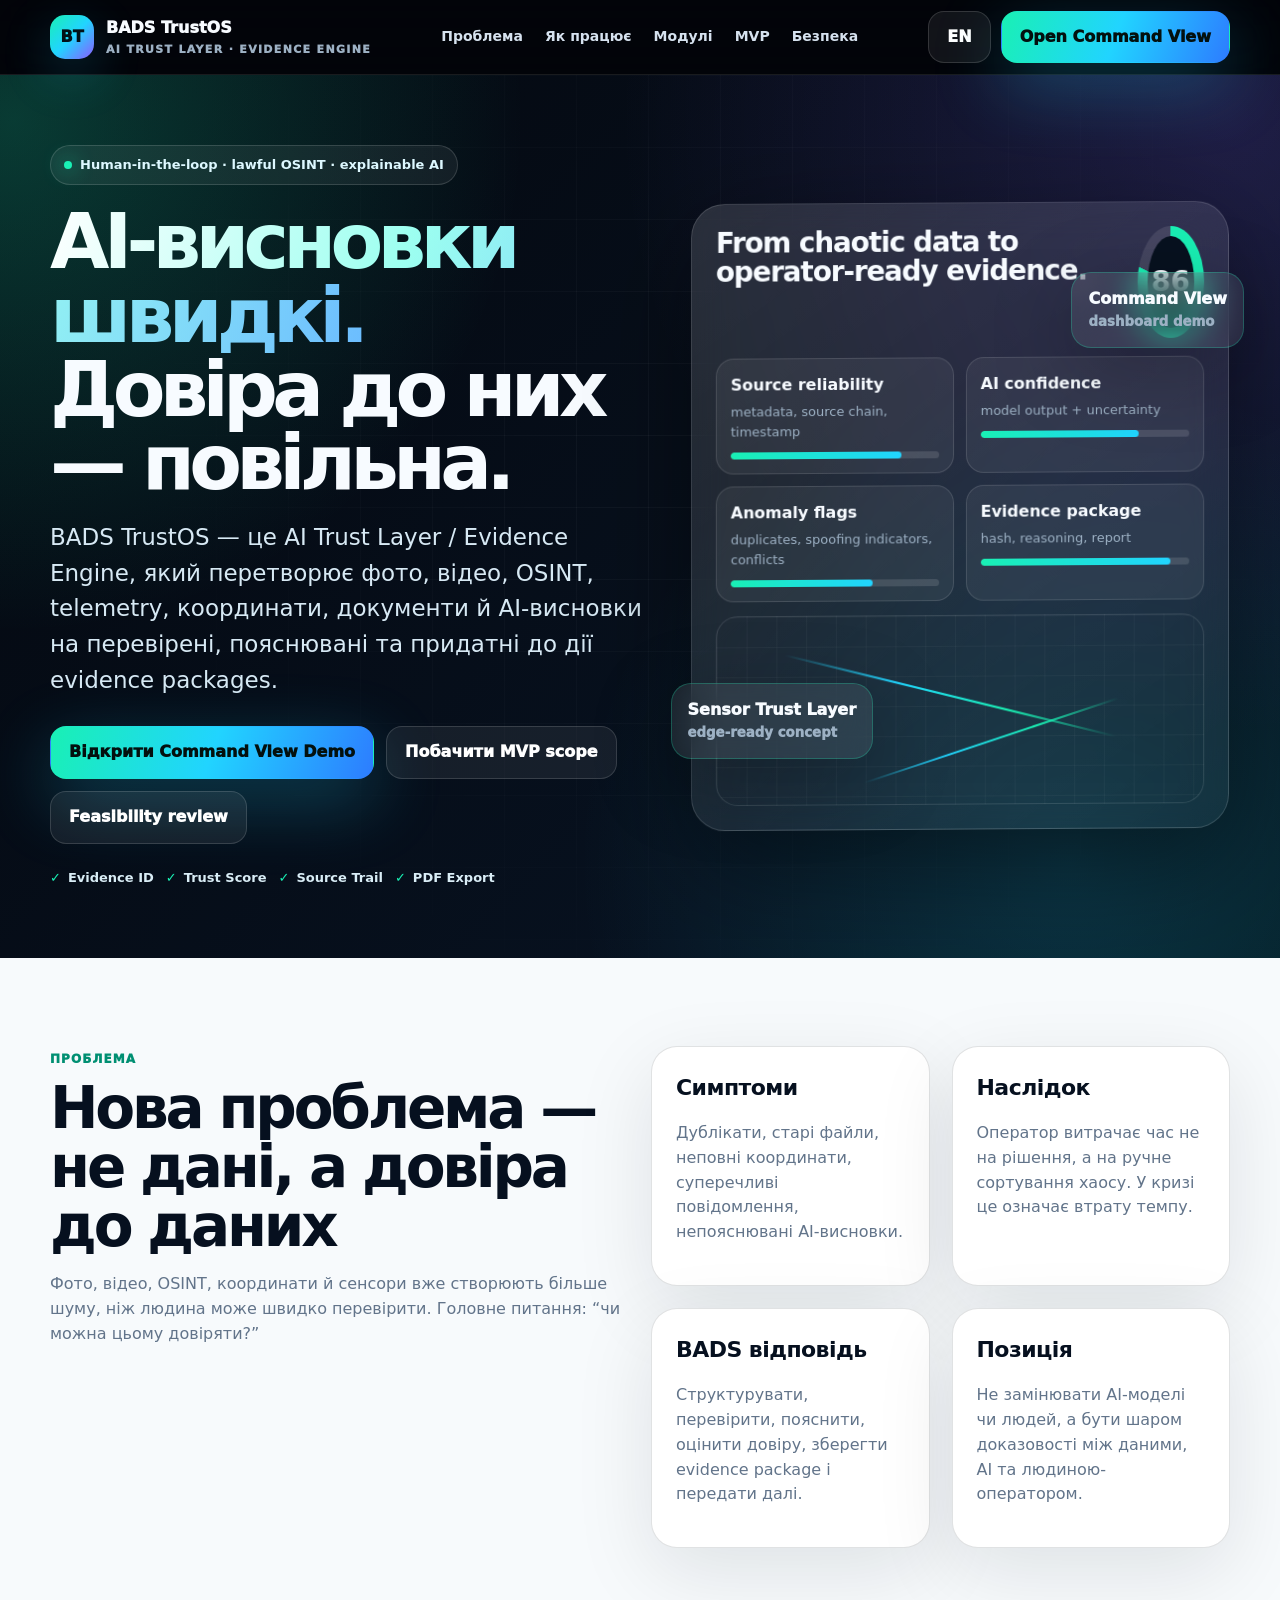
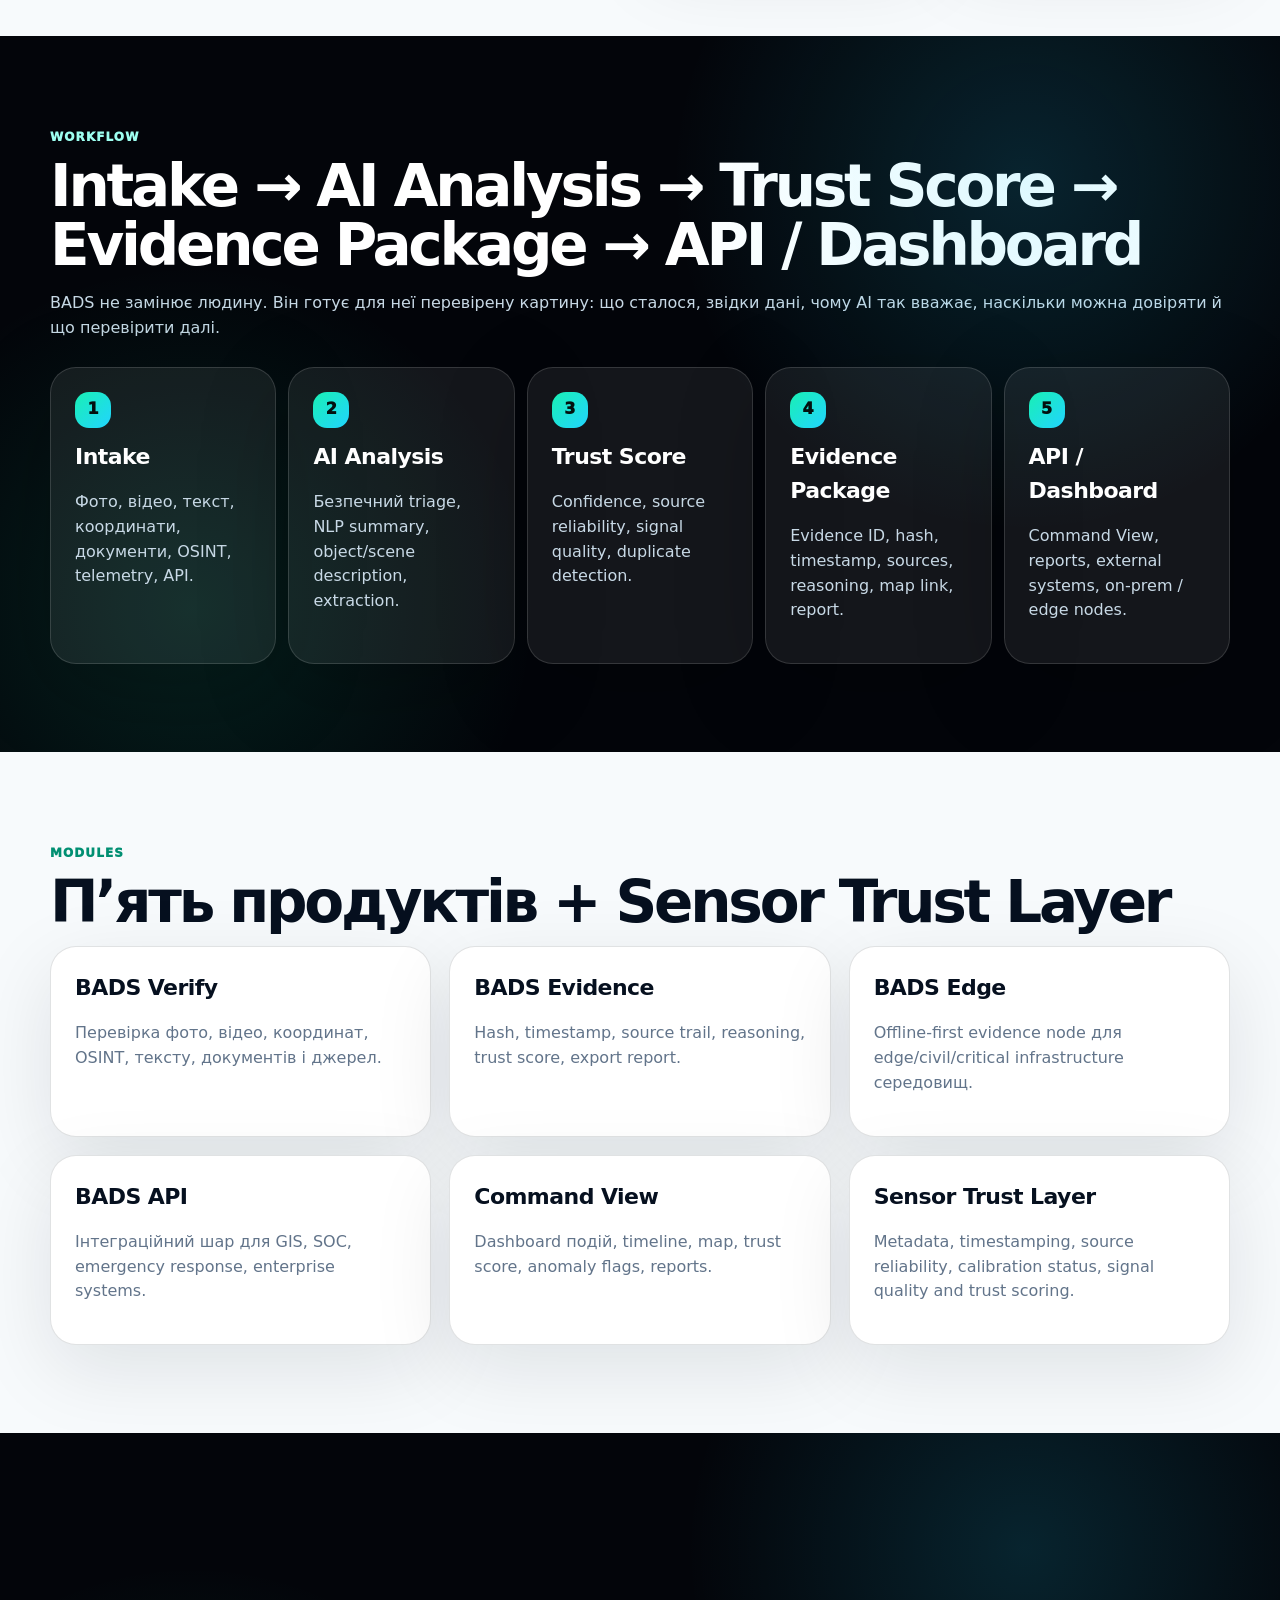
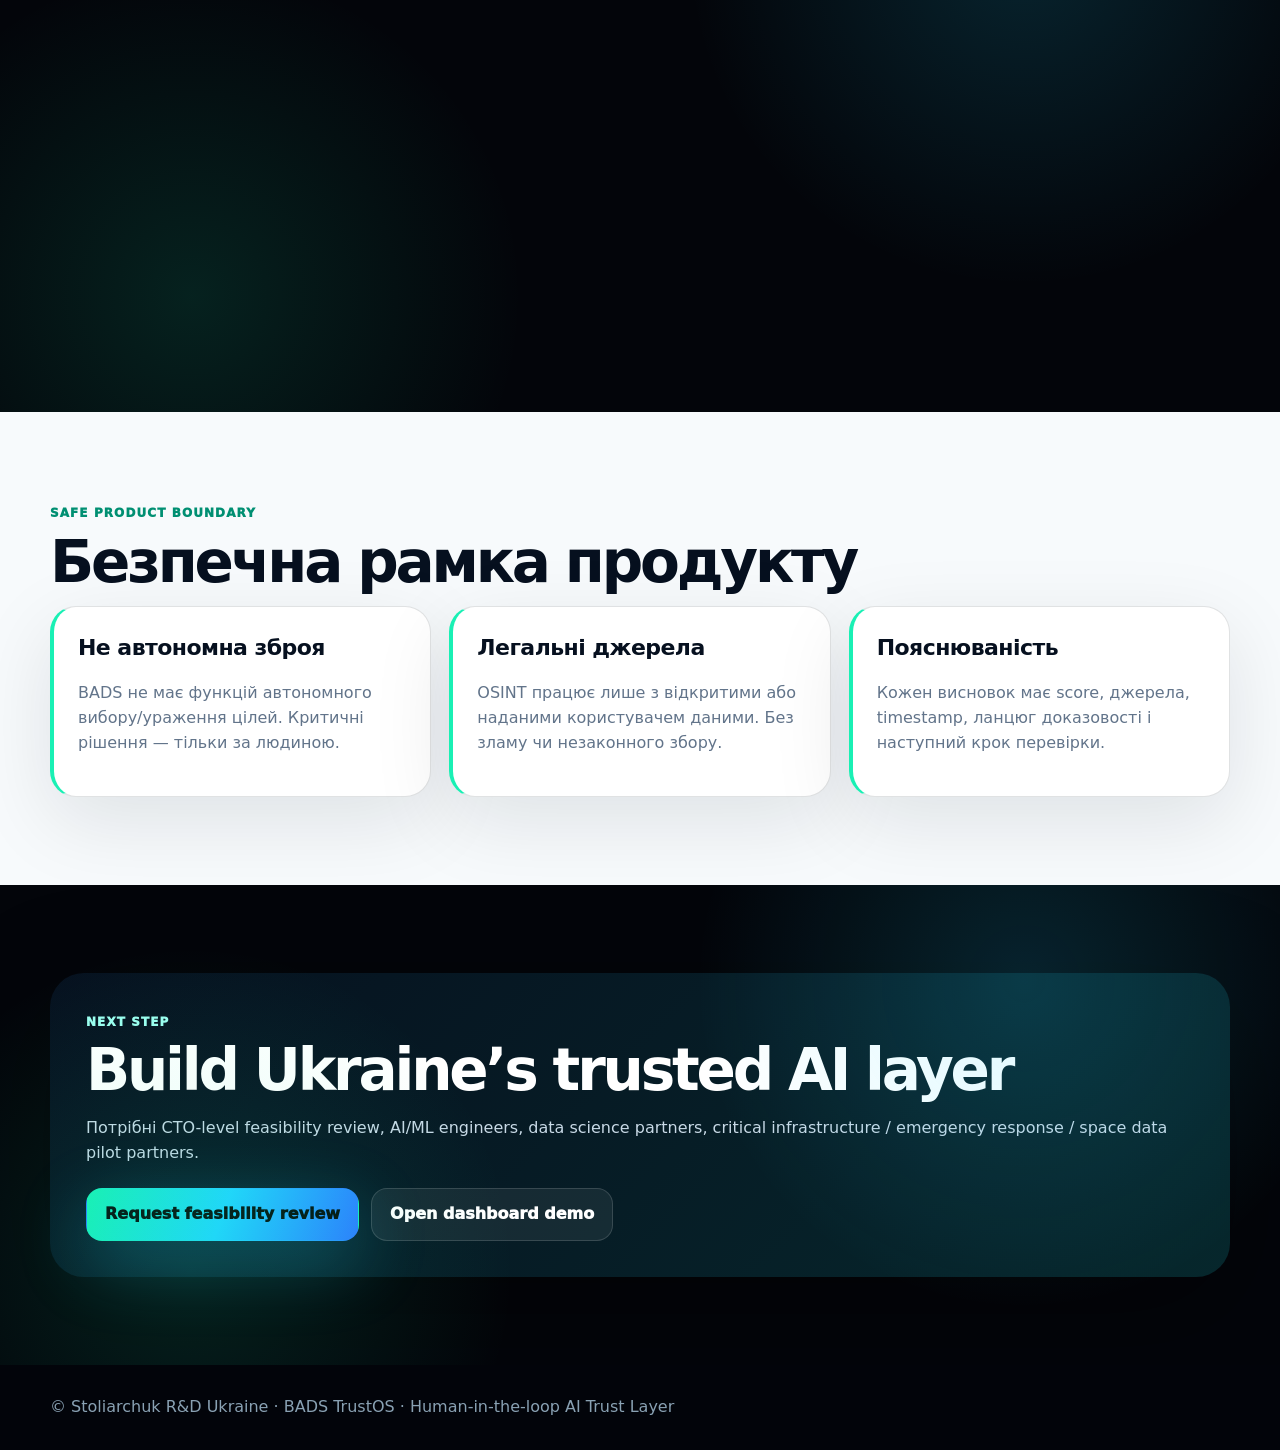
<file: index.html>
<!doctype html>
<html lang="uk">
<head>
  <meta charset="utf-8"><meta name="viewport" content="width=device-width, initial-scale=1">
  <title>BADS TrustOS — AI Trust Layer / Evidence Engine</title>
  <meta name="description" content="BADS TrustOS перетворює хаотичні дані, OSINT, сенсори й AI-висновки на перевірені evidence packages для людини-оператора.">
  <link rel="stylesheet" href="assets/css/bads.css">
</head>
<body>
<header class="header"><div class="container nav"><a class="brand" href="#top"><span class="logo">BT</span><span>BADS TrustOS<small>AI Trust Layer · Evidence Engine</small></span></a><nav class="links"><a href="#problem">Проблема</a><a href="#flow">Як працює</a><a href="#modules">Модулі</a><a href="#mvp">MVP</a><a href="#safe">Безпека</a></nav><div class="actions"><a class="btn btn-ghost" href="en.html">EN</a><a class="btn btn-primary" href="dashboard.html">Open Command View</a></div></div></header>
<main id="top">
<section class="hero"><div class="container hero-grid"><div class="reveal"><span class="badge">Human-in-the-loop · lawful OSINT · explainable AI</span><h1 class="h1"><span class="grad">AI-висновки швидкі.</span><br>Довіра до них — повільна.</h1><p class="lead">BADS TrustOS — це AI Trust Layer / Evidence Engine, який перетворює фото, відео, OSINT, telemetry, координати, документи й AI-висновки на перевірені, пояснювані та придатні до дії evidence packages.</p><div class="hero-actions"><a class="btn btn-primary" href="dashboard.html">Відкрити Command View Demo</a><a class="btn btn-ghost" href="#mvp">Побачити MVP scope</a><a class="btn btn-ghost" href="mailto:stoliarchuk_valentyn@protonmail.com">Feasibility review</a></div><div class="chips"><span class="chip">Evidence ID</span><span class="chip">Trust Score</span><span class="chip">Source Trail</span><span class="chip">PDF Export</span></div></div><div class="visual reveal"><div class="dash"><div class="dash-top"><h2>From chaotic data to operator-ready evidence.</h2><div class="score"><b>86</b></div></div><div class="metrics"><div class="metric"><b>Source reliability</b><span>metadata, source chain, timestamp</span><div class="bar"><i style="--w:82%"></i></div></div><div class="metric"><b>AI confidence</b><span>model output + uncertainty</span><div class="bar"><i style="--w:76%"></i></div></div><div class="metric"><b>Anomaly flags</b><span>duplicates, spoofing indicators, conflicts</span><div class="bar"><i style="--w:68%"></i></div></div><div class="metric"><b>Evidence package</b><span>hash, reasoning, report</span><div class="bar"><i style="--w:91%"></i></div></div></div><div class="map"></div></div><div class="float one">Command View<small style="display:block;color:#9db1c4">dashboard demo</small></div><div class="float two">Sensor Trust Layer<small style="display:block;color:#9db1c4">edge-ready concept</small></div></div></div></section>
<section class="section" id="problem"><div class="container grid2"><div class="reveal"><span class="kicker">Проблема</span><h2>Нова проблема — не дані, а довіра до даних</h2><p>Фото, відео, OSINT, координати й сенсори вже створюють більше шуму, ніж людина може швидко перевірити. Головне питання: “чи можна цьому довіряти?”</p></div><div class="grid2 reveal"><div class="card"><h3>Симптоми</h3><p>Дублікати, старі файли, неповні координати, суперечливі повідомлення, непояснювані AI-висновки.</p></div><div class="card"><h3>Наслідок</h3><p>Оператор витрачає час не на рішення, а на ручне сортування хаосу. У кризі це означає втрату темпу.</p></div><div class="card"><h3>BADS відповідь</h3><p>Структурувати, перевірити, пояснити, оцінити довіру, зберегти evidence package і передати далі.</p></div><div class="card"><h3>Позиція</h3><p>Не замінювати AI-моделі чи людей, а бути шаром доказовості між даними, AI та людиною-оператором.</p></div></div></div></section>
<section class="section dark" id="flow"><div class="container"><div class="reveal"><span class="kicker">Workflow</span><h2>Intake → AI Analysis → Trust Score → Evidence Package → API / Dashboard</h2><p>BADS не замінює людину. Він готує для неї перевірену картину: що сталося, звідки дані, чому AI так вважає, наскільки можна довіряти й що перевірити далі.</p></div><div class="flow reveal" style="margin-top:26px"><div class="card" data-step="1"><h3>Intake</h3><p>Фото, відео, текст, координати, документи, OSINT, telemetry, API.</p></div><div class="card" data-step="2"><h3>AI Analysis</h3><p>Безпечний triage, NLP summary, object/scene description, extraction.</p></div><div class="card" data-step="3"><h3>Trust Score</h3><p>Confidence, source reliability, signal quality, duplicate detection.</p></div><div class="card" data-step="4"><h3>Evidence Package</h3><p>Evidence ID, hash, timestamp, sources, reasoning, map link, report.</p></div><div class="card" data-step="5"><h3>API / Dashboard</h3><p>Command View, reports, external systems, on-prem / edge nodes.</p></div></div></div></section>
<section class="section" id="modules"><div class="container"><span class="kicker">Modules</span><h2>П’ять продуктів + Sensor Trust Layer</h2><div class="grid3 reveal"><div class="card"><h3>BADS Verify</h3><p>Перевірка фото, відео, координат, OSINT, тексту, документів і джерел.</p></div><div class="card"><h3>BADS Evidence</h3><p>Hash, timestamp, source trail, reasoning, trust score, export report.</p></div><div class="card"><h3>BADS Edge</h3><p>Offline-first evidence node для edge/civil/critical infrastructure середовищ.</p></div><div class="card"><h3>BADS API</h3><p>Інтеграційний шар для GIS, SOC, emergency response, enterprise systems.</p></div><div class="card"><h3>Command View</h3><p>Dashboard подій, timeline, map, trust score, anomaly flags, reports.</p></div><div class="card"><h3>Sensor Trust Layer</h3><p>Metadata, timestamping, source reliability, calibration status, signal quality and trust scoring.</p></div></div></div></section>
<section class="section dark" id="mvp"><div class="container grid2"><div class="reveal"><span class="kicker">MVP</span><h2>MVP, який має працювати</h2><p>Користувач завантажує фото, відео, OSINT-повідомлення або telemetry sample. BADS створює event, аналізує, ставить trust score, генерує evidence package, показує в dashboard і експортує звіт.</p><div style="margin-top:22px"><a class="btn btn-primary" href="dashboard.html">Open Command View Demo</a></div></div><div class="grid2 reveal"><div class="card glass"><h3>Core app</h3><p>Dashboard, event intake, evidence viewer, demo mode.</p></div><div class="card glass"><h3>AI pipeline</h3><p>Safe triage, summary, extraction, confidence scoring.</p></div><div class="card glass"><h3>Evidence engine</h3><p>ID, hash, timestamp, source, reasoning, score, export.</p></div><div class="card glass"><h3>Developer-ready</h3><p>Static prototype now; API/backend later after feasibility review.</p></div></div></div></section>
<section class="section" id="safe"><div class="container"><span class="kicker">Safe product boundary</span><h2>Безпечна рамка продукту</h2><div class="grid3 reveal"><div class="card safe"><h3>Не автономна зброя</h3><p>BADS не має функцій автономного вибору/ураження цілей. Критичні рішення — тільки за людиною.</p></div><div class="card safe"><h3>Легальні джерела</h3><p>OSINT працює лише з відкритими або наданими користувачем даними. Без зламу чи незаконного збору.</p></div><div class="card safe"><h3>Пояснюваність</h3><p>Кожен висновок має score, джерела, timestamp, ланцюг доказовості і наступний крок перевірки.</p></div></div></div></section>
<section class="section dark"><div class="container cta reveal"><span class="kicker">Next step</span><h2>Build Ukraine’s trusted AI layer</h2><p>Потрібні CTO-level feasibility review, AI/ML engineers, data science partners, critical infrastructure / emergency response / space data pilot partners.</p><div class="hero-actions" style="margin-top:22px"><a class="btn btn-primary" href="mailto:stoliarchuk_valentyn@protonmail.com">Request feasibility review</a><a class="btn btn-ghost" href="dashboard.html">Open dashboard demo</a></div></div></section>
</main><div class="mobile-cta"><a class="btn btn-ghost" href="mailto:stoliarchuk_valentyn@protonmail.com">Contact</a><a class="btn btn-primary" href="dashboard.html">Command View</a></div><footer class="footer"><div class="container">© Stoliarchuk R&D Ukraine · BADS TrustOS · Human-in-the-loop AI Trust Layer</div></footer><script src="assets/js/bads.js"></script></body>
</html>
</file>
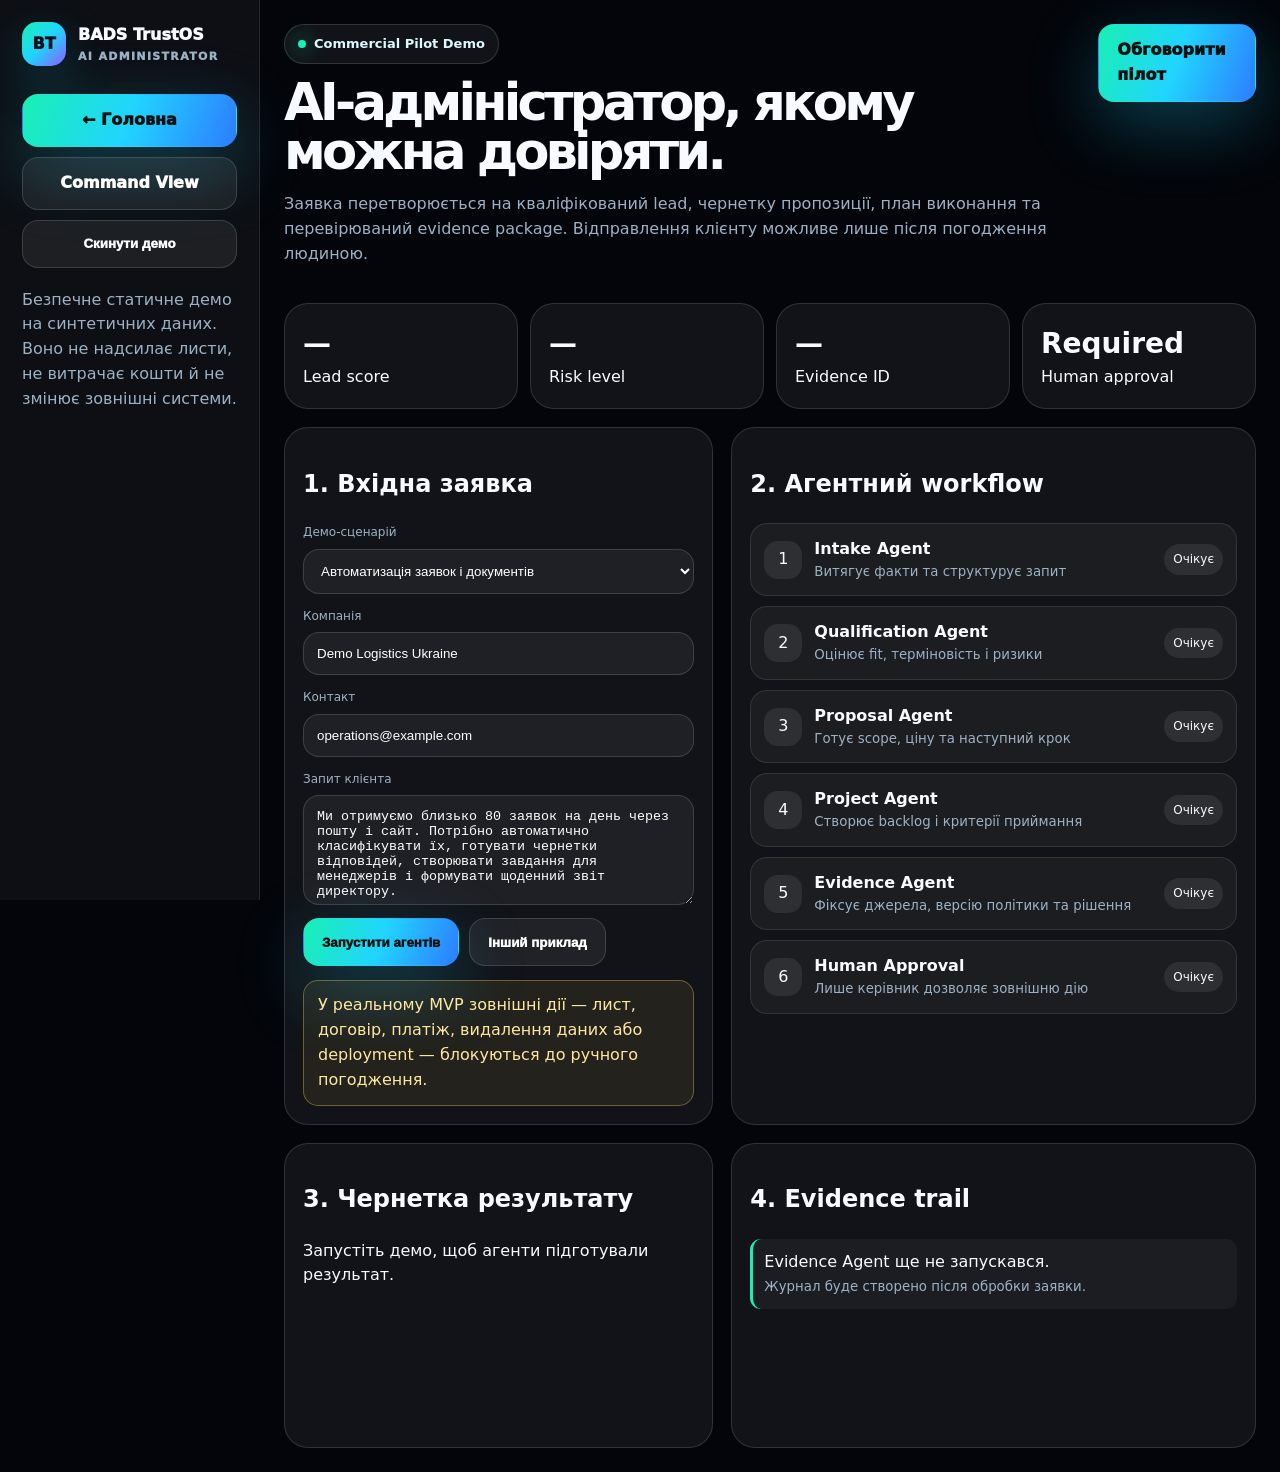
<file: ai-admin.html>
<!doctype html>
<html lang="uk">
<head>
  <meta charset="utf-8">
  <meta name="viewport" content="width=device-width, initial-scale=1">
  <title>BADS AI Administrator — Pilot Demo</title>
  <link rel="stylesheet" href="assets/css/bads.css">
  <style>
    body{background:#03050a;color:#f7fbff}.app{display:grid;grid-template-columns:260px 1fr;min-height:100vh}.side{border-right:1px solid rgba(255,255,255,.1);background:rgba(255,255,255,.045);padding:22px;position:sticky;top:0;height:100vh}.main{padding:24px}.top{display:flex;justify-content:space-between;gap:18px;align-items:flex-start;margin-bottom:20px}.grid{display:grid;grid-template-columns:.9fr 1.1fr;gap:18px}.panel,.stat{border:1px solid rgba(255,255,255,.13);background:rgba(255,255,255,.06);border-radius:24px;padding:18px}.stats{display:grid;grid-template-columns:repeat(4,1fr);gap:12px;margin-bottom:18px}.stat b{font-size:28px;display:block}.field{display:grid;gap:7px;margin-bottom:13px}.field label{font-size:12px;color:#9db1c4}.field input,.field select,.field textarea{width:100%;border:1px solid rgba(255,255,255,.14);background:rgba(255,255,255,.06);color:#fff;border-radius:16px;padding:13px}.field textarea{min-height:110px;resize:vertical}.pipeline{display:grid;gap:10px}.step{display:grid;grid-template-columns:38px 1fr auto;gap:12px;align-items:center;padding:13px;border:1px solid rgba(255,255,255,.1);border-radius:17px;background:rgba(255,255,255,.045)}.step .num{width:38px;height:38px;border-radius:14px;display:grid;place-items:center;background:rgba(255,255,255,.08)}.step small{display:block;color:#9db1c4}.step[data-state="running"]{border-color:#21d4ff}.step[data-state="done"]{border-color:#19f0b4}.step[data-state="waiting"]{border-color:#ffd35c}.status{font-size:12px;padding:6px 9px;border-radius:999px;background:rgba(255,255,255,.08)}.output{white-space:pre-wrap;line-height:1.55;min-height:190px}.evidence{display:grid;gap:9px}.evidence-row{padding:11px;border-left:3px solid #19f0b4;background:rgba(255,255,255,.045);border-radius:11px}.evidence-row small{display:block;color:#9db1c4;margin-top:3px}.actions{display:flex;flex-wrap:wrap;gap:10px}.notice{padding:12px 14px;border:1px solid rgba(255,211,92,.35);background:rgba(255,211,92,.08);border-radius:15px;color:#ffe7a0}.hidden{display:none!important}@media(max-width:950px){.app{grid-template-columns:1fr}.side{position:relative;height:auto}.grid,.stats{grid-template-columns:1fr}.top{flex-direction:column}}
  </style>
</head>
<body>
<div class="app">
  <aside class="side">
    <a class="brand" href="index.html"><span class="logo">BT</span><span>BADS TrustOS<small>AI Administrator</small></span></a>
    <div style="height:28px"></div>
    <a class="btn btn-primary" href="index.html" style="width:100%;margin-bottom:10px">← Головна</a>
    <a class="btn btn-ghost" href="dashboard.html" style="width:100%;margin-bottom:10px">Command View</a>
    <button class="btn btn-ghost" id="resetDemo" style="width:100%">Скинути демо</button>
    <p style="color:#9db1c4;margin-top:20px">Безпечне статичне демо на синтетичних даних. Воно не надсилає листи, не витрачає кошти й не змінює зовнішні системи.</p>
  </aside>

  <main class="main">
    <div class="top">
      <div>
        <span class="badge">Commercial Pilot Demo</span>
        <h1 class="h1" style="font-size:clamp(34px,4vw,58px);margin:14px 0 8px">AI-адміністратор, якому можна довіряти.</h1>
        <p style="color:#9db1c4;max-width:780px">Заявка перетворюється на кваліфікований lead, чернетку пропозиції, план виконання та перевірюваний evidence package. Відправлення клієнту можливе лише після погодження людиною.</p>
      </div>
      <a class="btn btn-primary" href="mailto:stoliarchuk_valentyn@protonmail.com?subject=BADS%20AI%20Administrator%20Pilot">Обговорити пілот</a>
    </div>

    <section class="stats">
      <div class="stat"><b id="leadScore">—</b><span>Lead score</span></div>
      <div class="stat"><b id="riskScore">—</b><span>Risk level</span></div>
      <div class="stat"><b id="evidenceId">—</b><span>Evidence ID</span></div>
      <div class="stat"><b id="approvalState">Required</b><span>Human approval</span></div>
    </section>

    <section class="grid">
      <div class="panel">
        <h2>1. Вхідна заявка</h2>
        <div class="field"><label>Демо-сценарій</label><select id="scenario">
          <option value="automation">Автоматизація заявок і документів</option>
          <option value="analytics">Аналітичний звіт для керівника</option>
          <option value="support">AI-помічник служби підтримки</option>
        </select></div>
        <div class="field"><label>Компанія</label><input id="company" value="Demo Logistics Ukraine"></div>
        <div class="field"><label>Контакт</label><input id="contact" value="operations@example.com"></div>
        <div class="field"><label>Запит клієнта</label><textarea id="request">Ми отримуємо близько 80 заявок на день через пошту і сайт. Потрібно автоматично класифікувати їх, готувати чернетки відповідей, створювати завдання для менеджерів і формувати щоденний звіт директору.</textarea></div>
        <div class="actions">
          <button class="btn btn-primary" id="runDemo">Запустити агентів</button>
          <button class="btn btn-ghost" id="loadSample">Інший приклад</button>
        </div>
        <div class="notice" style="margin-top:14px">У реальному MVP зовнішні дії — лист, договір, платіж, видалення даних або deployment — блокуються до ручного погодження.</div>
      </div>

      <div class="panel">
        <h2>2. Агентний workflow</h2>
        <div class="pipeline" id="pipeline">
          <div class="step" data-step="1" data-state="idle"><span class="num">1</span><div><b>Intake Agent</b><small>Витягує факти та структурує запит</small></div><span class="status">Очікує</span></div>
          <div class="step" data-step="2" data-state="idle"><span class="num">2</span><div><b>Qualification Agent</b><small>Оцінює fit, терміновість і ризики</small></div><span class="status">Очікує</span></div>
          <div class="step" data-step="3" data-state="idle"><span class="num">3</span><div><b>Proposal Agent</b><small>Готує scope, ціну та наступний крок</small></div><span class="status">Очікує</span></div>
          <div class="step" data-step="4" data-state="idle"><span class="num">4</span><div><b>Project Agent</b><small>Створює backlog і критерії приймання</small></div><span class="status">Очікує</span></div>
          <div class="step" data-step="5" data-state="idle"><span class="num">5</span><div><b>Evidence Agent</b><small>Фіксує джерела, версію політики та рішення</small></div><span class="status">Очікує</span></div>
          <div class="step" data-step="6" data-state="idle"><span class="num">6</span><div><b>Human Approval</b><small>Лише керівник дозволяє зовнішню дію</small></div><span class="status">Очікує</span></div>
        </div>
      </div>
    </section>

    <section class="grid" style="margin-top:18px">
      <div class="panel">
        <h2>3. Чернетка результату</h2>
        <div class="output" id="output">Запустіть демо, щоб агенти підготували результат.</div>
        <div class="actions hidden" id="approvalActions" style="margin-top:14px">
          <button class="btn btn-primary" id="approve">Погодити чернетку</button>
          <button class="btn btn-ghost" id="reject">Повернути на доопрацювання</button>
        </div>
      </div>
      <div class="panel">
        <h2>4. Evidence trail</h2>
        <div class="evidence" id="evidenceLog"><div class="evidence-row">Evidence Agent ще не запускався.<small>Журнал буде створено після обробки заявки.</small></div></div>
      </div>
    </section>
  </main>
</div>
<script src="assets/js/ai-admin.js"></script>
</body>
</html>
</file>
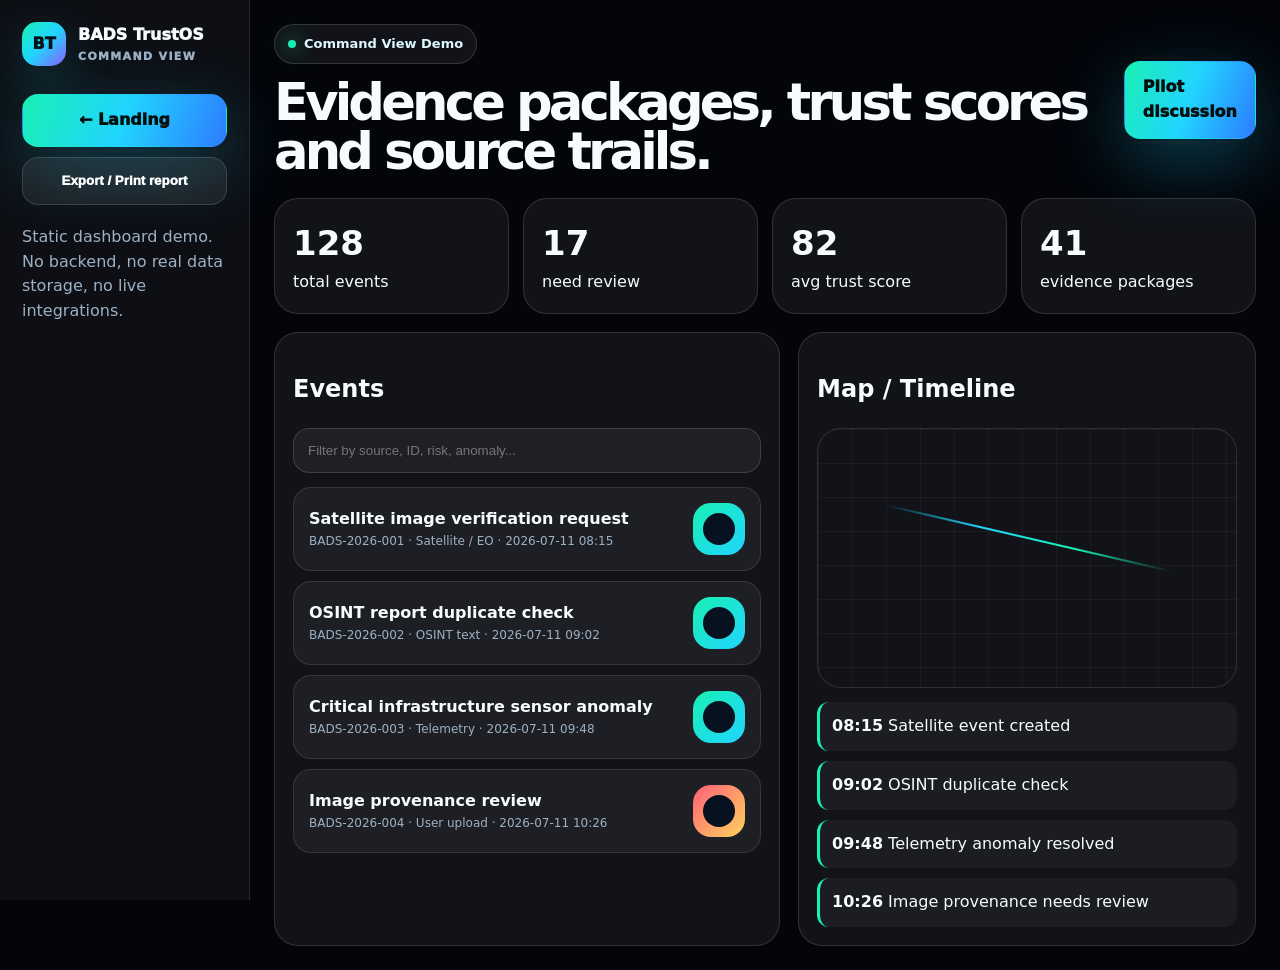
<file: dashboard.html>
<!doctype html>
<html lang="en">
<head><meta charset="utf-8"><meta name="viewport" content="width=device-width, initial-scale=1"><title>BADS Command View Demo</title><link rel="stylesheet" href="assets/css/bads.css"><style>
body{background:#03050a;color:#f7fbff}.app{display:grid;grid-template-columns:250px 1fr;min-height:100vh}.side{border-right:1px solid rgba(255,255,255,.1);background:rgba(255,255,255,.045);padding:22px;position:sticky;top:0;height:100vh}.main{padding:24px}.top{display:flex;justify-content:space-between;gap:16px;align-items:center;margin-bottom:22px}.stats{display:grid;grid-template-columns:repeat(4,1fr);gap:14px;margin-bottom:18px}.stat,.panel{border:1px solid rgba(255,255,255,.13);background:rgba(255,255,255,.06);border-radius:24px;padding:18px}.stat b{font-size:34px;display:block}.layout{display:grid;grid-template-columns:1.05fr .95fr;gap:18px}.event{display:flex;justify-content:space-between;gap:14px;align-items:center;padding:15px;border:1px solid rgba(255,255,255,.1);border-radius:18px;background:rgba(255,255,255,.055);margin-bottom:10px;cursor:pointer}.event:hover{border-color:rgba(33,212,255,.45)}.event span{display:block;color:#9db1c4;font-size:12px}.score{width:52px;height:52px;border-radius:18px;display:grid;place-items:center;background:linear-gradient(135deg,#19f0b4,#21d4ff);color:#03100e}.score.high{background:linear-gradient(135deg,#ff6078,#ffd35c)}input{width:100%;border:1px solid rgba(255,255,255,.14);background:rgba(255,255,255,.06);color:#fff;border-radius:16px;padding:14px;margin-bottom:14px}.mapbox{height:260px;border-radius:24px;border:1px solid rgba(255,255,255,.12);background:linear-gradient(rgba(255,255,255,.04) 1px,transparent 1px),linear-gradient(90deg,rgba(255,255,255,.04) 1px,transparent 1px);background-size:34px 34px;position:relative;overflow:hidden}.mapbox:before{content:"";position:absolute;width:70%;height:2px;left:15%;top:42%;background:linear-gradient(90deg,transparent,#21d4ff,#19f0b4,transparent);transform:rotate(13deg)}.timeline{display:grid;gap:10px}.time{padding:12px;border-left:3px solid #19f0b4;background:rgba(255,255,255,.045);border-radius:12px}.modal{display:none;position:fixed;inset:0;background:rgba(0,0,0,.72);z-index:100;align-items:center;justify-content:center;padding:20px}.modal-open .modal{display:flex}.modal-card{width:min(820px,100%);max-height:90vh;overflow:auto;border:1px solid rgba(255,255,255,.16);background:#07111f;border-radius:28px;padding:24px;box-shadow:0 40px 120px rgba(0,0,0,.55)}.flags span{display:inline-flex;margin:5px 6px 0 0;padding:6px 9px;border-radius:999px;background:rgba(255,255,255,.08);color:#d8edf5;font-size:12px}.fields{display:grid;grid-template-columns:repeat(2,1fr);gap:12px}.field{background:rgba(255,255,255,.055);border:1px solid rgba(255,255,255,.1);border-radius:16px;padding:12px}.field small{display:block;color:#9db1c4}.close{float:right}@media(max-width:900px){.app{grid-template-columns:1fr}.side{position:relative;height:auto}.stats,.layout,.fields{grid-template-columns:1fr}}
</style></head>
<body><div class="app"><aside class="side"><a class="brand" href="index.html"><span class="logo">BT</span><span>BADS TrustOS<small>Command View</small></span></a><div style="height:28px"></div><a class="btn btn-primary" href="index.html" style="width:100%;margin-bottom:10px">← Landing</a><button class="btn btn-ghost" id="printReport" style="width:100%">Export / Print report</button><p style="color:#9db1c4;margin-top:20px">Static dashboard demo. No backend, no real data storage, no live integrations.</p></aside><main class="main"><div class="top"><div><span class="badge">Command View Demo</span><h1 class="h1" style="font-size:clamp(34px,4vw,58px);margin:14px 0 0">Evidence packages, trust scores and source trails.</h1></div><a class="btn btn-primary" href="mailto:stoliarchuk_valentyn@protonmail.com">Pilot discussion</a></div><section class="stats"><div class="stat"><b>128</b><span>total events</span></div><div class="stat"><b>17</b><span>need review</span></div><div class="stat"><b>82</b><span>avg trust score</span></div><div class="stat"><b>41</b><span>evidence packages</span></div></section><section class="layout"><div class="panel"><h2>Events</h2><input id="filter" placeholder="Filter by source, ID, risk, anomaly..."><div id="eventList"></div></div><div class="panel"><h2>Map / Timeline</h2><div class="mapbox"></div><div class="timeline" style="margin-top:14px"><div class="time"><b>08:15</b> Satellite event created</div><div class="time"><b>09:02</b> OSINT duplicate check</div><div class="time"><b>09:48</b> Telemetry anomaly resolved</div><div class="time"><b>10:26</b> Image provenance needs review</div></div></div></section></main></div><div class="modal"><div class="modal-card"><button class="btn btn-ghost close" data-close>Close</button><span class="badge">Evidence Package</span><h2 id="eTitle"></h2><div class="fields"><div class="field"><small>Evidence ID</small><b id="eId"></b></div><div class="field"><small>Trust Score</small><b id="eScore"></b></div><div class="field"><small>Source</small><b id="eSource"></b></div><div class="field"><small>Timestamp</small><b id="eTime"></b></div><div class="field"><small>Location</small><b id="eLoc"></b></div><div class="field"><small>Hash</small><b>demo-sha256-9fd7a1...</b></div></div><h3>AI summary</h3><p id="eSummary"></p><h3>Anomaly / review flags</h3><div class="flags" id="eFlags"></div><h3>Recommended next verification step</h3><p>Human operator review, source trail check, and comparison with a second independent source before operational escalation.</p></div></div><script src="assets/js/dashboard.js"></script></body></html>
</file>
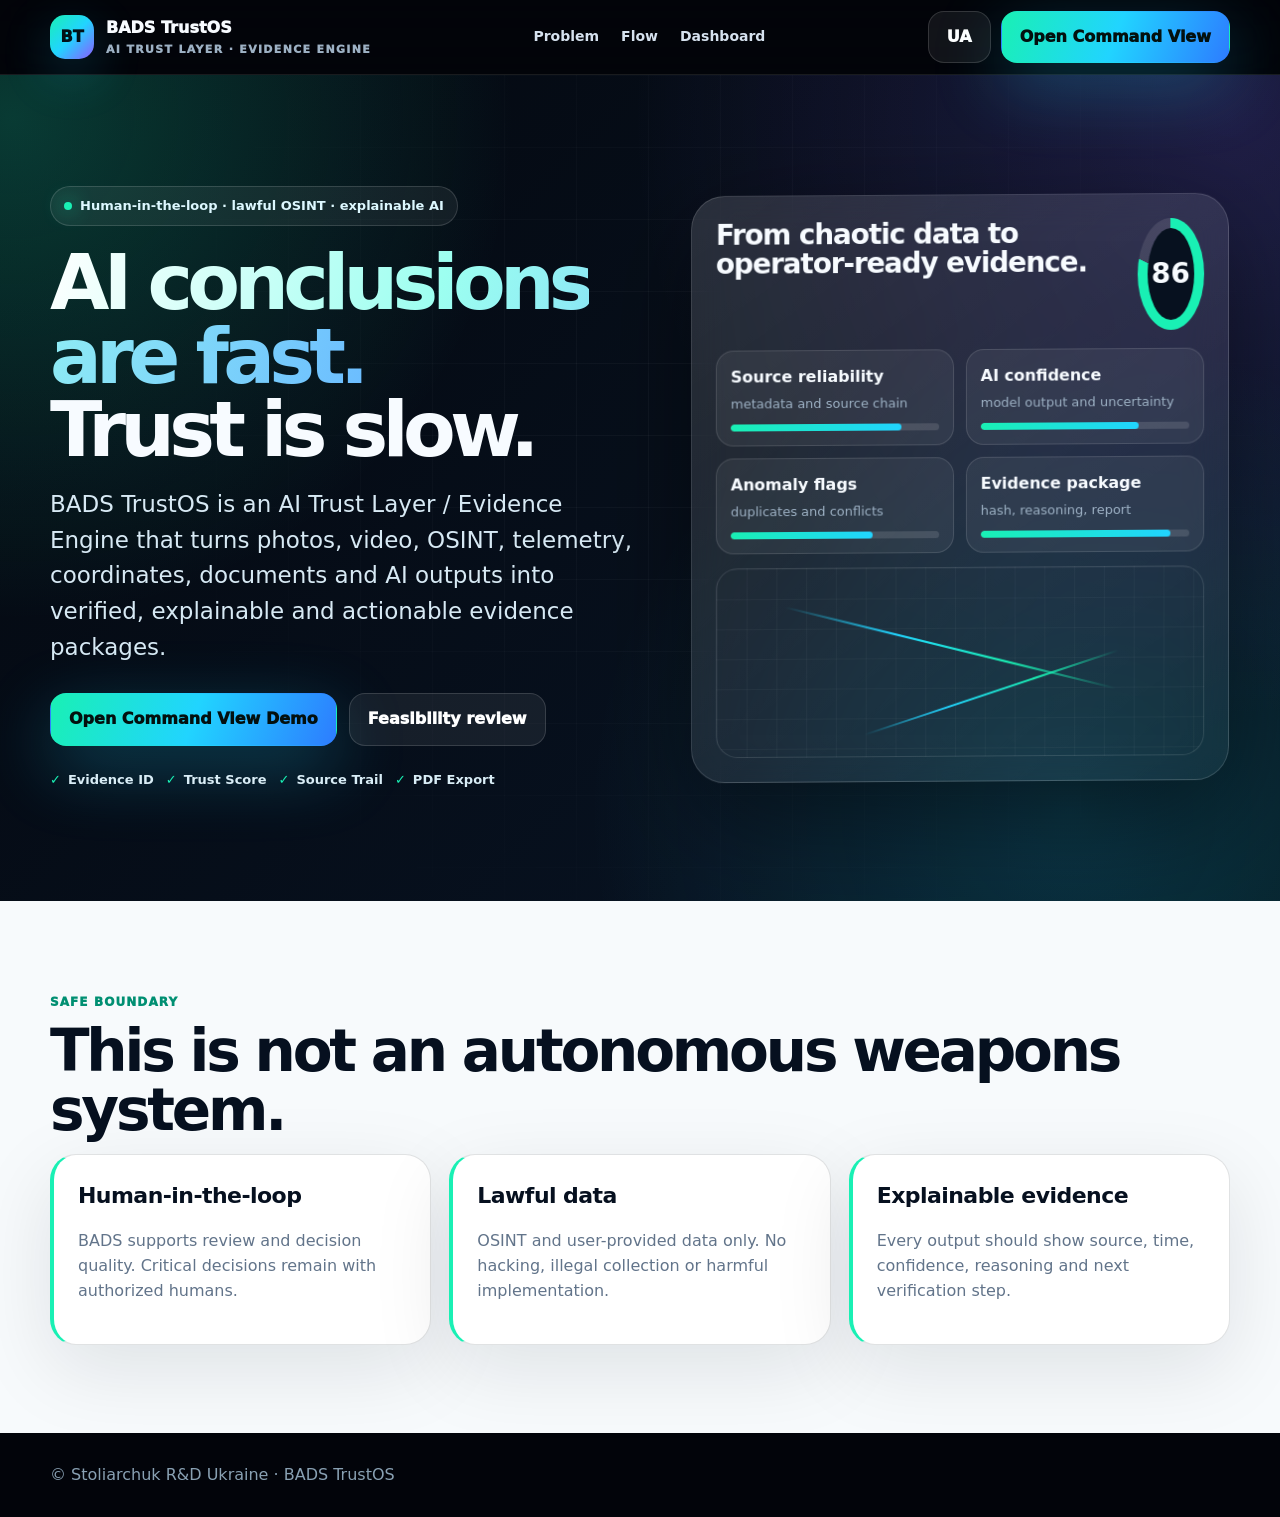
<file: en.html>
<!doctype html><html lang="en"><head><meta charset="utf-8"><meta name="viewport" content="width=device-width, initial-scale=1"><title>BADS TrustOS — AI Trust Layer / Evidence Engine</title><meta name="description" content="BADS TrustOS turns chaotic inputs, OSINT, sensors and AI outputs into verified evidence packages for human review."><link rel="stylesheet" href="assets/css/bads.css"></head><body><header class="header"><div class="container nav"><a class="brand" href="index.html"><span class="logo">BT</span><span>BADS TrustOS<small>AI Trust Layer · Evidence Engine</small></span></a><nav class="links"><a href="index.html#problem">Problem</a><a href="index.html#flow">Flow</a><a href="dashboard.html">Dashboard</a></nav><div class="actions"><a class="btn btn-ghost" href="index.html">UA</a><a class="btn btn-primary" href="dashboard.html">Open Command View</a></div></div></header><main><section class="hero"><div class="container hero-grid"><div class="reveal visible"><span class="badge">Human-in-the-loop · lawful OSINT · explainable AI</span><h1 class="h1"><span class="grad">AI conclusions are fast.</span><br>Trust is slow.</h1><p class="lead">BADS TrustOS is an AI Trust Layer / Evidence Engine that turns photos, video, OSINT, telemetry, coordinates, documents and AI outputs into verified, explainable and actionable evidence packages.</p><div class="hero-actions"><a class="btn btn-primary" href="dashboard.html">Open Command View Demo</a><a class="btn btn-ghost" href="mailto:stoliarchuk_valentyn@protonmail.com">Feasibility review</a></div><div class="chips"><span class="chip">Evidence ID</span><span class="chip">Trust Score</span><span class="chip">Source Trail</span><span class="chip">PDF Export</span></div></div><div class="visual reveal visible"><div class="dash"><div class="dash-top"><h2>From chaotic data to operator-ready evidence.</h2><div class="score"><b>86</b></div></div><div class="metrics"><div class="metric"><b>Source reliability</b><span>metadata and source chain</span><div class="bar"><i style="--w:82%"></i></div></div><div class="metric"><b>AI confidence</b><span>model output and uncertainty</span><div class="bar"><i style="--w:76%"></i></div></div><div class="metric"><b>Anomaly flags</b><span>duplicates and conflicts</span><div class="bar"><i style="--w:68%"></i></div></div><div class="metric"><b>Evidence package</b><span>hash, reasoning, report</span><div class="bar"><i style="--w:91%"></i></div></div></div><div class="map"></div></div></div></div></section><section class="section"><div class="container"><span class="kicker">Safe boundary</span><h2>This is not an autonomous weapons system.</h2><div class="grid3"><div class="card safe"><h3>Human-in-the-loop</h3><p>BADS supports review and decision quality. Critical decisions remain with authorized humans.</p></div><div class="card safe"><h3>Lawful data</h3><p>OSINT and user-provided data only. No hacking, illegal collection or harmful implementation.</p></div><div class="card safe"><h3>Explainable evidence</h3><p>Every output should show source, time, confidence, reasoning and next verification step.</p></div></div></div></section></main><div class="mobile-cta"><a class="btn btn-ghost" href="mailto:stoliarchuk_valentyn@protonmail.com">Contact</a><a class="btn btn-primary" href="dashboard.html">Command View</a></div><footer class="footer"><div class="container">© Stoliarchuk R&D Ukraine · BADS TrustOS</div></footer><script src="assets/js/bads.js"></script></body></html>
</file>
<file: assets/css/bads.css>
/* BADS TrustOS v1 — static design system */
:root{
  --bg:#03050a;--bg2:#070c16;--panel:rgba(255,255,255,.075);--panel2:rgba(255,255,255,.12);--line:rgba(255,255,255,.14);
  --text:#f7fbff;--muted:#9db1c4;--cyan:#21d4ff;--green:#19f0b4;--violet:#8d5cff;--gold:#ffd35c;--red:#ff6078;
  --shadow:0 30px 110px rgba(0,0,0,.45);--r:28px;--font:Inter,system-ui,-apple-system,BlinkMacSystemFont,"Segoe UI",sans-serif;
}
*{box-sizing:border-box}html{scroll-behavior:smooth}body{margin:0;background:var(--bg);color:var(--text);font-family:var(--font);line-height:1.55;overflow-x:hidden}a{color:inherit;text-decoration:none}.container{width:min(1180px,calc(100% - 36px));margin:auto}.badge{display:inline-flex;gap:8px;align-items:center;border:1px solid var(--line);border-radius:999px;background:rgba(255,255,255,.06);padding:9px 13px;color:#ddf8ff;font-weight:800;font-size:13px}.badge:before{content:"";width:8px;height:8px;border-radius:50%;background:var(--green);box-shadow:0 0 20px var(--green)}
.header{position:sticky;top:0;z-index:50;background:rgba(3,5,10,.76);backdrop-filter:blur(22px);border-bottom:1px solid rgba(255,255,255,.09)}.nav{height:74px;display:flex;align-items:center;justify-content:space-between;gap:16px}.brand{display:flex;align-items:center;gap:12px;font-weight:950}.logo{width:44px;height:44px;border-radius:15px;display:grid;place-items:center;background:linear-gradient(135deg,var(--green),var(--cyan),var(--violet));color:#021017;font-weight:950;box-shadow:0 16px 50px rgba(33,212,255,.22)}.brand small{display:block;color:var(--muted);font-size:11px;letter-spacing:.12em;text-transform:uppercase}.links{display:flex;gap:22px;color:#d6e2ef;font-weight:800;font-size:14px}.actions{display:flex;gap:10px}.btn{display:inline-flex;align-items:center;justify-content:center;gap:9px;border-radius:16px;border:1px solid transparent;padding:13px 18px;min-height:48px;font-weight:950;cursor:pointer;transition:.22s ease}.btn:hover{transform:translateY(-2px)}.btn-primary{background:linear-gradient(110deg,var(--green),var(--cyan),#2d7cff);color:#03100e;box-shadow:0 22px 70px rgba(33,212,255,.28)}.btn-ghost{background:rgba(255,255,255,.065);border-color:var(--line);color:#fff}.btn-dark{background:#fff;color:#06101f}.menu{display:none}.hero{position:relative;isolation:isolate;min-height:calc(100vh - 74px);display:flex;align-items:center;padding:70px 0;overflow:hidden}.hero:before{content:"";position:absolute;inset:-20%;z-index:-3;background:radial-gradient(circle at 15% 18%,rgba(25,240,180,.22),transparent 28%),radial-gradient(circle at 83% 18%,rgba(141,92,255,.18),transparent 34%),radial-gradient(circle at 74% 78%,rgba(33,212,255,.16),transparent 30%),linear-gradient(135deg,#03050a,#07111f 65%,#031b1f)}.hero:after{content:"";position:absolute;inset:0;z-index:-2;background-image:linear-gradient(rgba(255,255,255,.045) 1px,transparent 1px),linear-gradient(90deg,rgba(255,255,255,.045) 1px,transparent 1px);background-size:72px 72px;mask-image:radial-gradient(circle at 56% 42%,#000,transparent 72%)}.hero-grid{display:grid;grid-template-columns:1.05fr .95fr;gap:40px;align-items:center}.h1{font-size:clamp(46px,6vw,88px);line-height:.96;letter-spacing:-.075em;margin:20px 0}.grad{background:linear-gradient(110deg,#fff,#9dfff0 46%,#6bbcff);-webkit-background-clip:text;background-clip:text;color:transparent}.lead{font-size:clamp(18px,2vw,23px);color:#d7e9f4;max-width:760px;margin:0 0 28px}.hero-actions,.chips{display:flex;gap:12px;flex-wrap:wrap}.chips{margin-top:24px}.chip{font-weight:850;color:#d9edf6;font-size:13px}.chip:before{content:"✓";color:var(--green);margin-right:7px}.visual{position:relative;min-height:540px}.dash{border:1px solid var(--line);border-radius:34px;background:linear-gradient(145deg,rgba(255,255,255,.13),rgba(255,255,255,.04));box-shadow:var(--shadow);padding:24px;backdrop-filter:blur(20px);transform:rotateX(3deg) rotateY(-7deg)}.dash-top{display:flex;justify-content:space-between;gap:16px}.dash h2{font-size:28px;line-height:1.05;margin:0;letter-spacing:-.04em}.score{width:112px;height:112px;border-radius:50%;background:conic-gradient(var(--green) 0 82%,rgba(255,255,255,.1) 82%);display:grid;place-items:center;position:relative}.score:before{content:"";position:absolute;inset:10px;border-radius:50%;background:#07111f}.score b{position:relative;font-size:28px}.metrics{display:grid;grid-template-columns:repeat(2,1fr);gap:12px;margin-top:18px}.metric{border:1px solid rgba(255,255,255,.12);border-radius:18px;background:rgba(255,255,255,.06);padding:14px}.metric b{display:block}.metric span{display:block;color:var(--muted);font-size:13px;margin-top:4px}.bar{height:7px;border-radius:999px;background:rgba(255,255,255,.12);margin-top:10px;overflow:hidden}.bar i{display:block;height:100%;border-radius:inherit;background:linear-gradient(90deg,var(--green),var(--cyan));animation:grow 1.4s ease both}.map{height:190px;border-radius:22px;border:1px solid rgba(255,255,255,.12);margin-top:14px;position:relative;overflow:hidden;background:linear-gradient(rgba(255,255,255,.035) 1px,transparent 1px),linear-gradient(90deg,rgba(255,255,255,.035) 1px,transparent 1px);background-size:30px 30px}.map:before,.map:after{content:"";position:absolute;height:2px;width:70%;left:13%;top:42%;background:linear-gradient(90deg,transparent,var(--cyan),var(--green),transparent);transform:rotate(14deg);animation:pulse 3s infinite}.map:after{top:66%;left:29%;width:55%;transform:rotate(-18deg);animation-delay:.7s}.float{position:absolute;border:1px solid rgba(25,240,180,.25);background:rgba(255,255,255,.08);backdrop-filter:blur(16px);border-radius:20px;padding:14px 16px;font-weight:950;box-shadow:0 22px 80px rgba(0,0,0,.25)}.float.one{right:-14px;top:70px}.float.two{left:-18px;bottom:72px}.section{padding:88px 0;background:#f7fafc;color:#06101f}.section.dark{background:#03050a;color:#fff;position:relative;overflow:hidden}.section.dark:before{content:"";position:absolute;inset:0;background:radial-gradient(circle at 80% 20%,rgba(33,212,255,.15),transparent 30%),radial-gradient(circle at 15% 80%,rgba(25,240,180,.12),transparent 28%);pointer-events:none}.kicker{color:#008f72;font-weight:950;text-transform:uppercase;letter-spacing:.09em;font-size:12px}.dark .kicker{color:#9dfff0}.section h2{font-size:clamp(32px,4.6vw,58px);line-height:1.02;letter-spacing:-.055em;margin:8px 0 14px}.section p{color:#62748a}.dark p{color:#c8d9e6}.grid2{display:grid;grid-template-columns:repeat(2,1fr);gap:22px}.grid3{display:grid;grid-template-columns:repeat(3,1fr);gap:18px}.grid4{display:grid;grid-template-columns:repeat(4,1fr);gap:14px}.card{background:#fff;border:1px solid rgba(6,16,31,.12);border-radius:26px;padding:24px;box-shadow:0 24px 80px rgba(6,16,31,.10)}.dark .card,.glass{background:rgba(255,255,255,.07);border:1px solid rgba(255,255,255,.14);color:#fff;box-shadow:0 24px 90px rgba(0,0,0,.22)}.card h3{margin:0 0 10px;font-size:22px;letter-spacing:-.025em}.flow{display:grid;grid-template-columns:repeat(5,1fr);gap:12px}.flow .card{position:relative;min-height:150px}.flow .card:before{content:attr(data-step);display:grid;place-items:center;width:36px;height:36px;border-radius:14px;background:linear-gradient(135deg,var(--green),var(--cyan));color:#03100e;font-weight:950;margin-bottom:12px}.safe{border-left:4px solid var(--green)}.cta{border-radius:34px;padding:36px;background:linear-gradient(135deg,#06111f,#06272c);box-shadow:var(--shadow)}.footer{padding:30px 0;background:#02040a;color:#89a1b3}.mobile-cta{display:none;position:fixed;left:0;right:0;bottom:0;z-index:80;padding:10px 14px;gap:10px;background:rgba(3,5,10,.88);border-top:1px solid rgba(255,255,255,.10);backdrop-filter:blur(18px)}.mobile-cta a{flex:1}.reveal{opacity:0;transform:translateY(24px);transition:.7s ease}.reveal.visible{opacity:1;transform:none}@keyframes grow{from{width:0}to{width:var(--w,78%)}}@keyframes pulse{0%,100%{opacity:.2}50%{opacity:1}}
@media(max-width:980px){.hero-grid,.grid2{grid-template-columns:1fr}.visual{display:none}.links{display:none}.menu{display:inline-flex}.grid3,.grid4,.flow{grid-template-columns:repeat(2,1fr)}}
@media(max-width:640px){body{padding-bottom:78px}.nav{height:66px}.brand small{display:none}.hero{padding:48px 0;min-height:auto}.h1{font-size:clamp(40px,12vw,58px)}.hero-actions .btn{width:100%}.grid3,.grid4,.flow{grid-template-columns:1fr}.section{padding:60px 0}.mobile-cta{display:flex}.container{width:min(100% - 24px,1180px)}}
</file>
